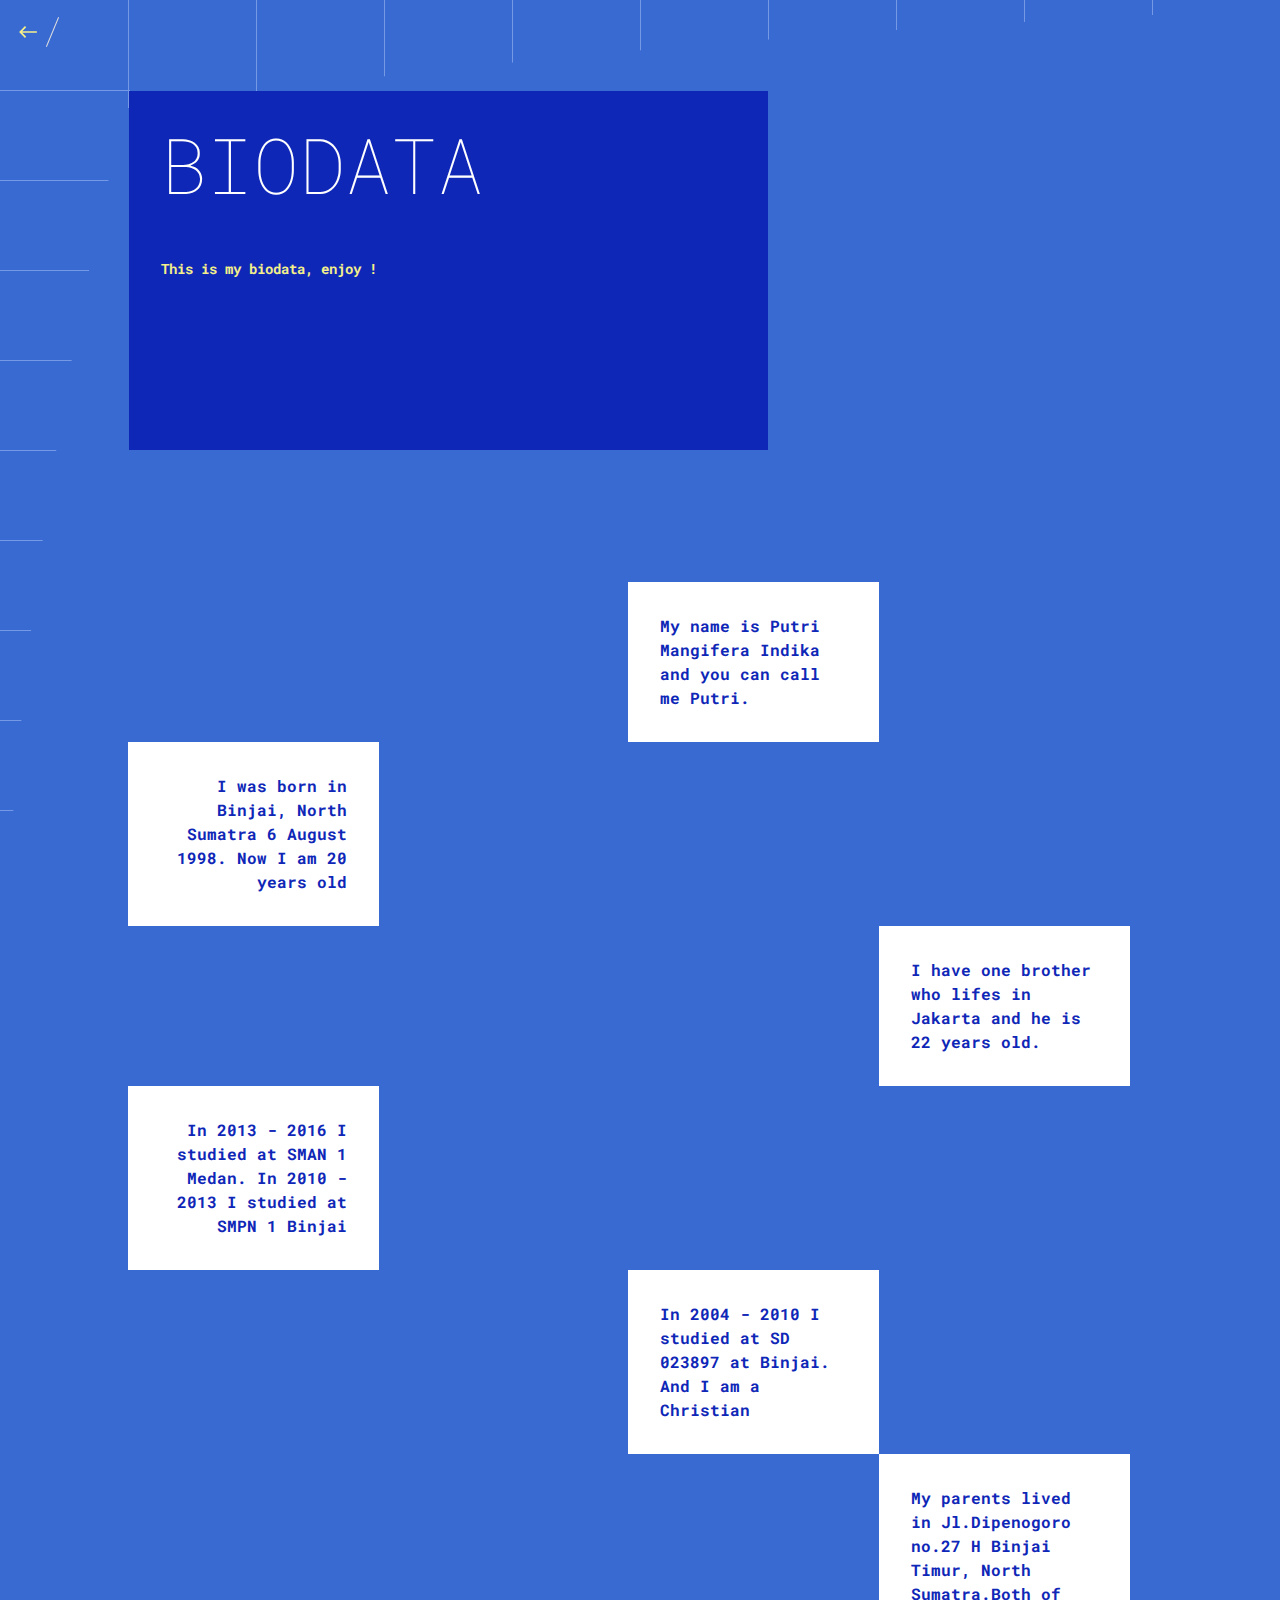
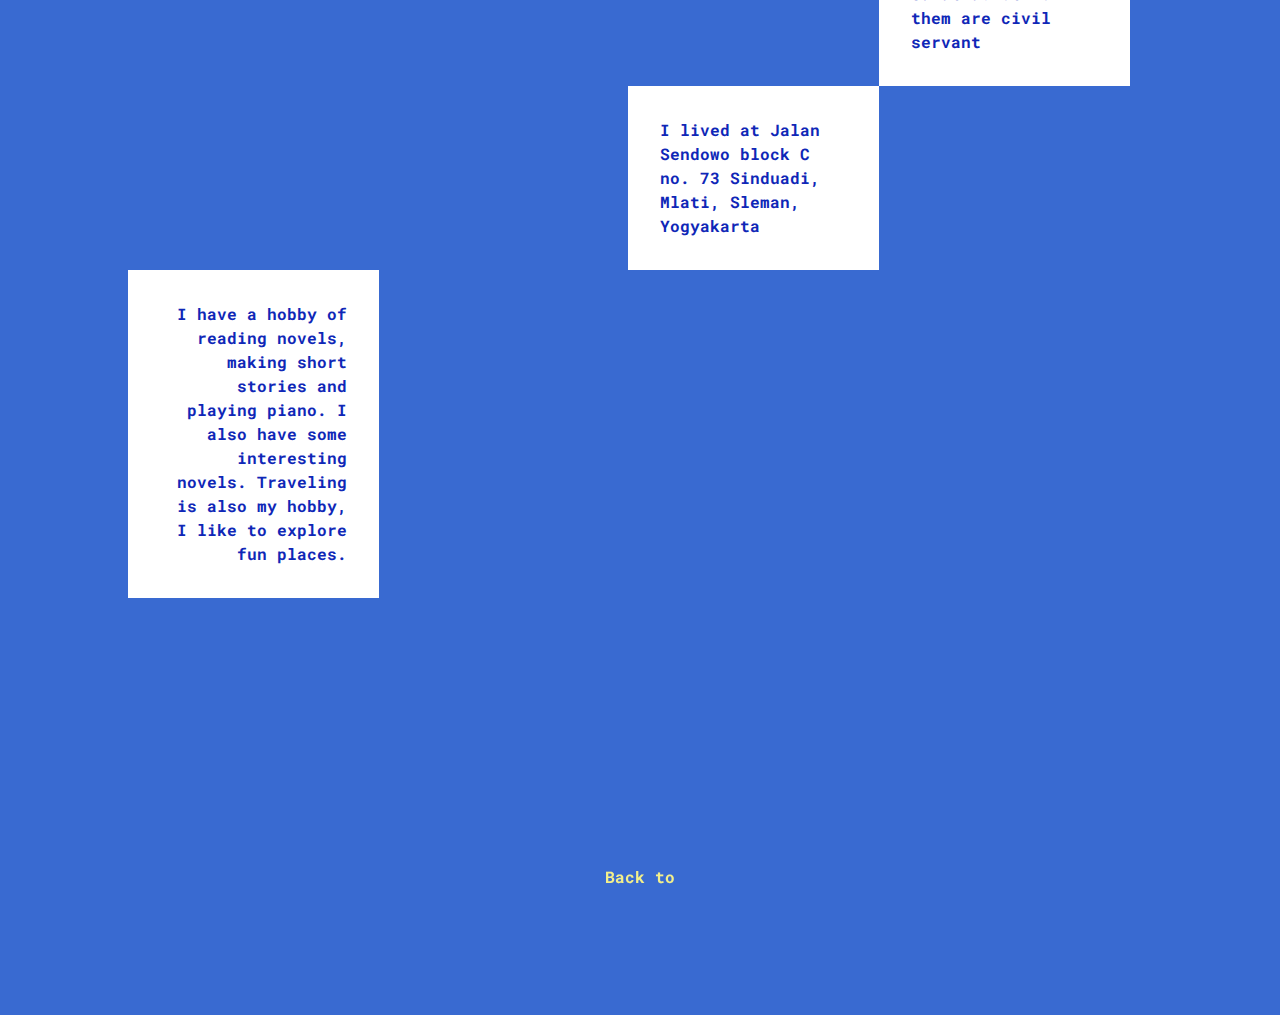
<file: index2.html>
<!DOCTYPE html>
<html lang="en" class="no-js">
	<head>
		<meta charset="UTF-8" />
		<meta http-equiv="X-UA-Compatible" content="IE=edge">
		<meta name="viewport" content="width=device-width, initial-scale=1">
		<title>Halaman Profile</title>
		<meta name="description" content="" />
		<meta name="keywords" content="" />
		<meta name="author" content="Codrops" />
		<link rel="shortcut icon" href="favicon.ico">
		<link rel="stylesheet" type="text/css" href="css/normalize.css" />
		<link rel="stylesheet" type="text/css" href="css/demo.css" />
		<link rel="stylesheet" type="text/css" href="css/decolines.css" />
		<link href="https://fonts.googleapis.com/css?family=Roboto+Mono:100,300" rel="stylesheet">
		<!--[if IE]>
  		<script src="http://html5shiv.googlecode.com/svn/trunk/html5.js"></script>
		<![endif]--><script>document.documentElement.className = 'js';</script>
	</head>
	<body class="demo-2">
		<svg class="hidden">
			<defs>
				<symbol id="icon-arrow" viewBox="0 0 24 24">
					<title>arrow</title>
					<polygon points="6.3,12.8 20.9,12.8 20.9,11.2 6.3,11.2 10.2,7.2 9,6 3.1,12 9,18 10.2,16.8 "/>
				</symbol>
				<symbol id="icon-drop" viewBox="0 0 24 24">
					<title>drop</title>
					<path d="M12,21c-3.6,0-6.6-3-6.6-6.6C5.4,11,10.8,4,11.4,3.2C11.6,3.1,11.8,3,12,3s0.4,0.1,0.6,0.3c0.6,0.8,6.1,7.8,6.1,11.2C18.6,18.1,15.6,21,12,21zM12,4.8c-1.8,2.4-5.2,7.4-5.2,9.6c0,2.9,2.3,5.2,5.2,5.2s5.2-2.3,5.2-5.2C17.2,12.2,13.8,7.3,12,4.8z"/><path d="M12,18.2c-0.4,0-0.7-0.3-0.7-0.7s0.3-0.7,0.7-0.7c1.3,0,2.4-1.1,2.4-2.4c0-0.4,0.3-0.7,0.7-0.7c0.4,0,0.7,0.3,0.7,0.7C15.8,16.5,14.1,18.2,12,18.2z"/>
				</symbol>
			</defs>
		</svg>
		<main>
			<header class="codrops-header">
				<div class="codrops-links">
					<a class="codrops-icon codrops-icon--prev" href="index.html" title="Back"><svg class="icon icon--arrow"><use xlink:href="#icon-arrow"></use></svg></a>
					<a class="codrops-icon codrops-icon--drop" href="http://tympanus.net/codrops/?p=28304" title="Back to the article"><svg class="icon icon--drop">
				</div>
				<h1 class="codrops-header__title">Biodata</h1>
			
				<p class="sponsor">This is my biodata, enjoy !</p>
			</header>
			<section class="content content--grid">
				<p>My name is Putri Mangifera Indika and you can call me Putri.</p>
				<p>I was born in Binjai, North Sumatra 6 August 1998. Now I am 20 years old</p>
				<p>I have one brother who lifes in Jakarta and he is 22 years old.</p>
				<p>In 2013 - 2016 I studied at SMAN 1 Medan.
				   In 2010 - 2013 I studied at SMPN 1 Binjai</p>
				<p>In 2004 - 2010 I studied at SD 023897 at Binjai. And I am a Christian</p>
				<p>My parents lived in Jl.Dipenogoro no.27 H Binjai Timur, North Sumatra.Both of them are civil servant</p>
				<p>I lived at Jalan Sendowo block C no. 73 Sinduadi, Mlati, Sleman, Yogyakarta</p>
				<p>I have a hobby of reading novels, making short stories and playing piano. I also have some interesting novels. Traveling is also my hobby, I like to explore fun places.</p>
			</section>
			<!-- Related demos -->
			<section class="content content--related">
				<a href="index.html">Back to</a>
			</section>
		</main>
		<script src="js/anime.min.js"></script>
		<script src="js/main.js"></script>
		<script>
		(function() {
			var lineMaker = new LineMaker({
					position: 'fixed',
					lines: [
						{top: 0, left: '10vw', width: 1, height: '100%', color: '#7599E4', hidden: true, animation: { duration: 1000, easing: 'easeInOutSine', delay: 0, direction: 'TopBottom' }},
						{top: 0, left: '20vw', width: 1, height: '100%', color: '#7599E4', hidden: true, animation: { duration: 1000, easing: 'easeInOutSine', delay: 20, direction: 'TopBottom' }},
						{top: 0, left: '30vw', width: 1, height: '100%', color: '#7599E4', hidden: true, animation: { duration: 1000, easing: 'easeInOutSine', delay: 40, direction: 'TopBottom' }},
						{top: 0, left: '40vw', width: 1, height: '100%', color: '#7599E4', hidden: true, animation: { duration: 1000, easing: 'easeInOutSine', delay: 60, direction: 'TopBottom' }},
						{top: 0, left: '50vw', width: 1, height: '100%', color: '#7599E4', hidden: true, animation: { duration: 1000, easing: 'easeInOutSine', delay: 80, direction: 'TopBottom' }},
						{top: 0, left: '60vw', width: 1, height: '100%', color: '#7599E4', hidden: true, animation: { duration: 1000, easing: 'easeInOutSine', delay: 100, direction: 'TopBottom' }},
						{top: 0, left: '70vw', width: 1, height: '100%', color: '#7599E4', hidden: true, animation: { duration: 1000, easing: 'easeInOutSine', delay: 120, direction: 'TopBottom' }},
						{top: 0, left: '80vw', width: 1, height: '100%', color: '#7599E4', hidden: true, animation: { duration: 1000, easing: 'easeInOutSine', delay: 140, direction: 'TopBottom' }},
						{top: 0, left: '90vw', width: 1, height: '100%', color: '#7599E4', hidden: true, animation: { duration: 1000, easing: 'easeInOutSine', delay: 160, direction: 'TopBottom' }},
						{top: '10vh', left: 0, width: '100%', height: 1, color: '#7599E4', hidden: true, animation: { duration: 1000, easing: 'easeInOutSine', delay: 20, direction: 'LeftRight' }},
						{top: '20vh', left: 0, width: '100%', height: 1, color: '#7599E4', hidden: true, animation: { duration: 1000, easing: 'easeInOutSine', delay: 40, direction: 'LeftRight' }},
						{top: '30vh', left: 0, width: '100%', height: 1, color: '#7599E4', hidden: true, animation: { duration: 1000, easing: 'easeInOutSine', delay: 60, direction: 'LeftRight' }},
						{top: '40vh', left: 0, width: '100%', height: 1, color: '#7599E4', hidden: true, animation: { duration: 1000, easing: 'easeInOutSine', delay: 80, direction: 'LeftRight' }},
						{top: '50vh', left: 0, width: '100%', height: 1, color: '#7599E4', hidden: true, animation: { duration: 1000, easing: 'easeInOutSine', delay: 100, direction: 'LeftRight' }},
						{top: '60vh', left: 0, width: '100%', height: 1, color: '#7599E4', hidden: true, animation: { duration: 1000, easing: 'easeInOutSine', delay: 120, direction: 'LeftRight' }},
						{top: '70vh', left: 0, width: '100%', height: 1, color: '#7599E4', hidden: true, animation: { duration: 1000, easing: 'easeInOutSine', delay: 140, direction: 'LeftRight' }},
						{top: '80vh', left: 0, width: '100%', height: 1, color: '#7599E4', hidden: true, animation: { duration: 1000, easing: 'easeInOutSine', delay: 160, direction: 'LeftRight' }},
						{top: '90vh', left: 0, width: '100%', height: 1, color: '#7599E4', hidden: true, animation: { duration: 1000, easing: 'easeInOutSine', delay: 180, direction: 'LeftRight' }}
					]
			});
			
			setTimeout(function() {
				lineMaker.animateLinesIn();
			}, 500);
		})();
		</script>
	</body>
</html>
</file>
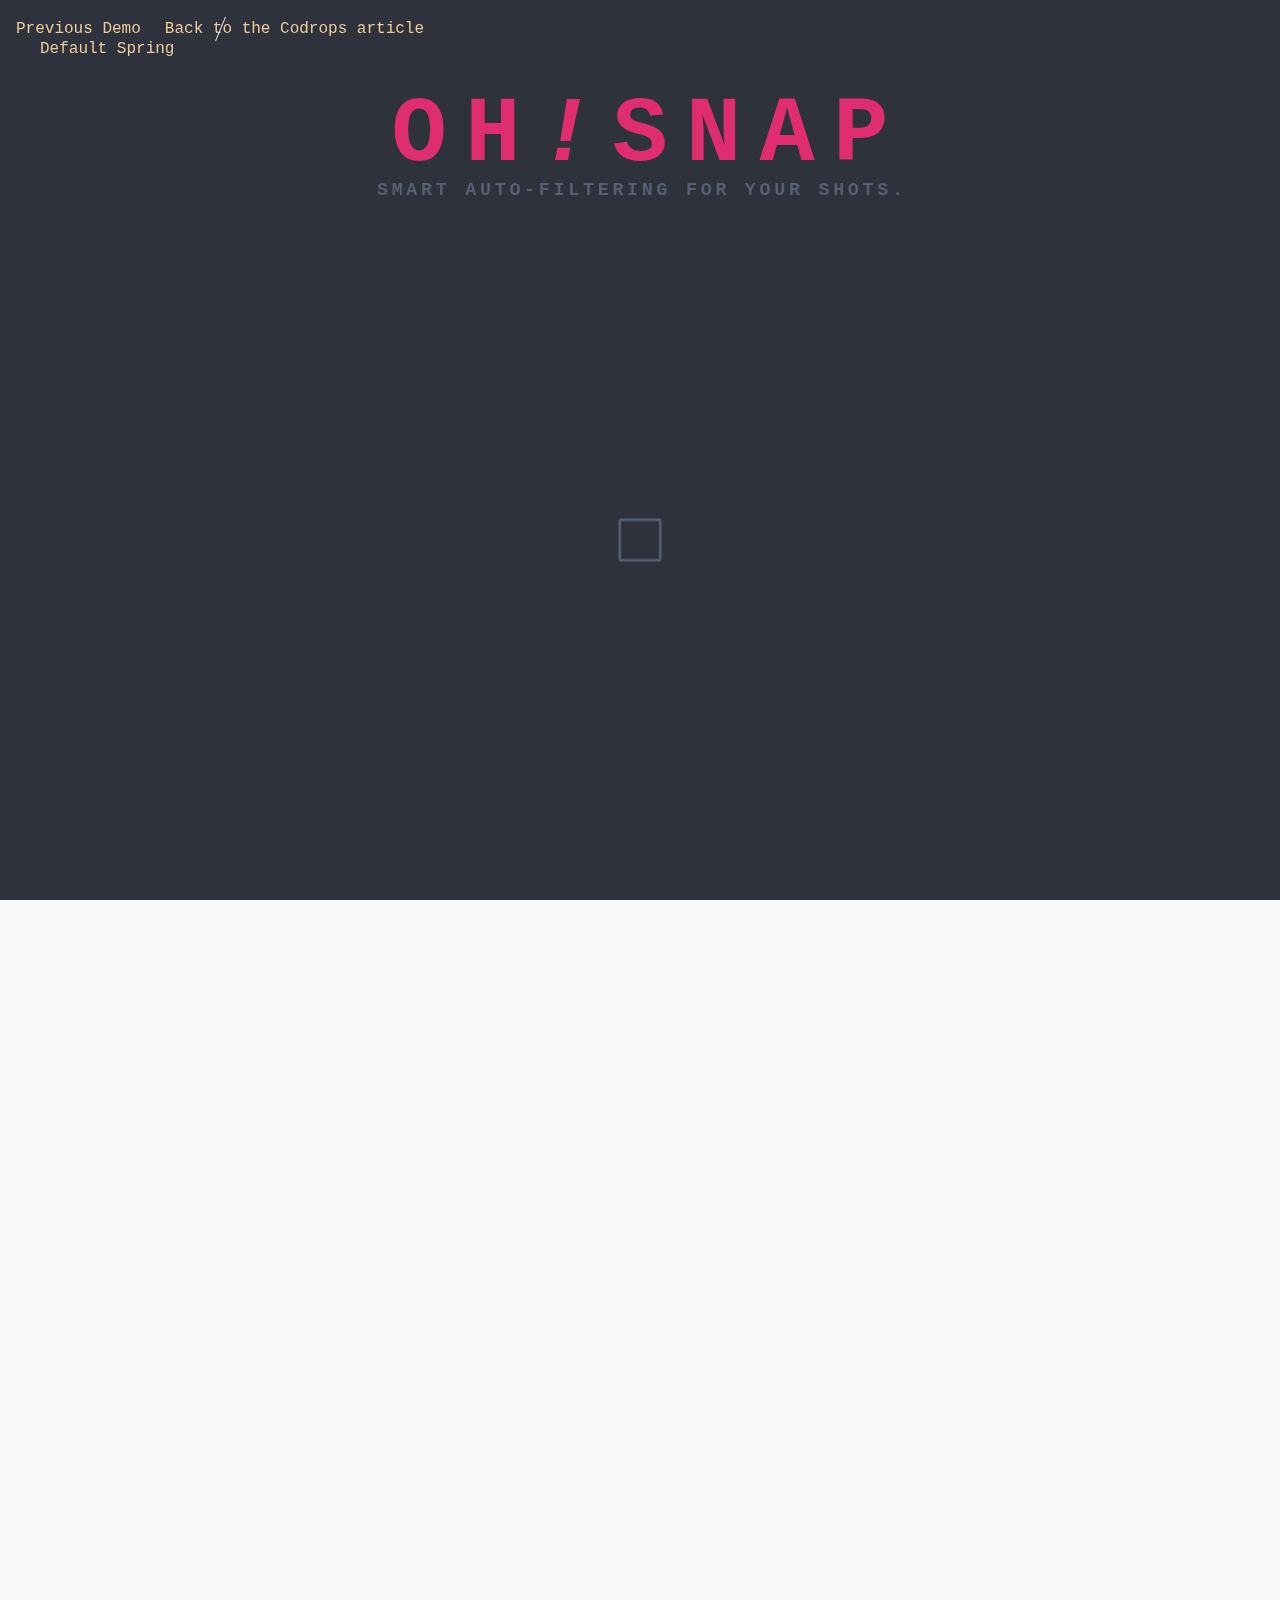
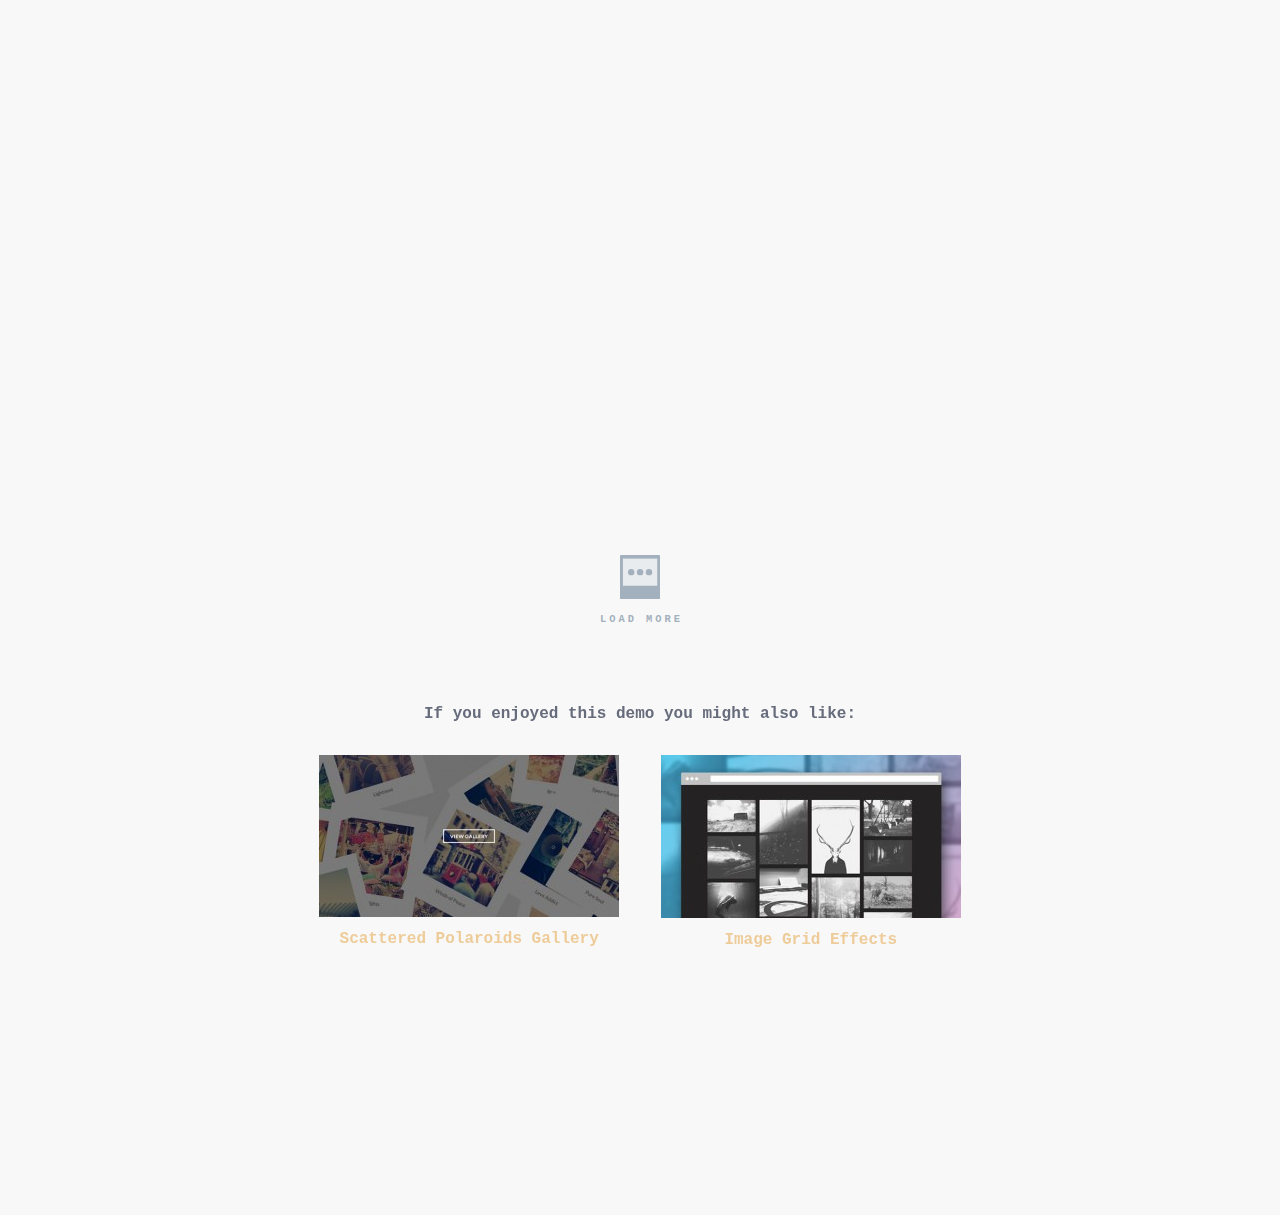
<file: index3.html>
<!DOCTYPE html>
<html lang="en" class="no-js">
	<head>
		<meta charset="UTF-8" />
		<meta http-equiv="X-UA-Compatible" content="IE=edge">
		<meta name="viewport" content="width=device-width, initial-scale=1">
		<title>Polaroid Stack to Grid Intro Animation | Demo: Default | Codrops</title>
		<meta name="description" content="Demo of the tutorial on how to re-create a similar effect of the takeitapp.co website." />
		<meta name="keywords" content="responsive, grid, polaroid, animation, intro, web design, tutorial, responsive images, srcset" />
		<meta name="author" content="Codrops" />
		<link rel="shortcut icon" href="favicon.ico">
		<link href='https://fonts.googleapis.com/css?family=Caveat:400,700' rel='stylesheet' type='text/css'>
		<link rel="stylesheet" type="text/css" href="css/normalize.css" />
		<link rel="stylesheet" type="text/css" href="css/square-loader.min.css" />
		<link rel="stylesheet" type="text/css" href="css/demo.css" />
		<link rel="stylesheet" type="text/css" href="css/component.css" />
		<!--[if IE]>
			<script src="http://html5shiv.googlecode.com/svn/trunk/html5.js"></script>
		<![endif]-->
		<script>
			document.documentElement.className = 'js';
		</script>
	</head>
	<body>
		<div class="view">
			<header class="header">
				<div class="codrops-links">
					<a class="codrops-icon codrops-icon--prev" href="http://tympanus.net/Development/ElasticCircleSlideshow/" title="Previous Demo"><span>Previous Demo</span></a>
					<a class="codrops-icon codrops-icon--drop" href="http://tympanus.net/codrops/?p=26096" title="Back to the article"><span>Back to the Codrops article</span></a>
				</div>
				<nav class="demos">
					<a class="demos__item demos__item--current" href="index.html">Default</a>
					<a class="demos__item" href="index2.html">Spring</a>
				</nav>
			</header>
			<section class="page page--mover">
				<div class="la-square-loader"><div></div></div>
			</section>
			<div class="title-wrap">
				<h1 class="title title--main">OH<em>!</em>SNAP</h1>
				<p class="title title--sub">Smart Auto-Filtering for your shots.</p>
			</div>
			<section class="page page--static">
				<div class="page__title">
					<h2 class="page__title-main">Polaroid Stack to Grid Intro Animation</h2>
					<p class="page__title-sub">Recreating the effect seen on the <a href="http://www.takeitapp.co/en">takeit</a> website</p>
				</div>
				<ul class="grid">
					<li class="grid__item">
						<a class="grid__link" href="#">
							<img class="grid__img" src="img/photos/1.jpg" alt="Some image" />
							<h3 class="grid__item-title">Natural saturation effects</h3>
						</a>
					</li>
					<li class="grid__item">
						<a class="grid__link" href="#">
							<img class="grid__img" src="img/photos/2.jpg" alt="Some image" />
							<h3 class="grid__item-title">Auto-color and light</h3>
						</a>
					</li>
					<li class="grid__item">
						<a class="grid__link" href="#">
							<img class="grid__img" src="img/photos/3.jpg" alt="Some image" />
							<h3 class="grid__item-title">That special blur</h3>
						</a>
					</li>
					<li class="grid__item">
						<a class="grid__link" href="#">
							<img class="grid__img" src="img/photos/4.jpg" alt="Some image" />
							<h3 class="grid__item-title">Drama where you need it</h3>
						</a>
					</li>
					<li class="grid__item">
						<a class="grid__link" href="#">
							<img class="grid__img" src="img/photos/5.jpg" alt="Some image" />
							<h3 class="grid__item-title">Realistic depth</h3>
						</a>
					</li>
					<li class="grid__item">
						<a class="grid__link" href="#">
							<img class="grid__img" src="img/photos/6.jpg" alt="Some image" />
							<h3 class="grid__item-title">The common, but special</h3>
						</a>
					</li>
					<li class="grid__item">
						<a class="grid__link" href="#">
							<img class="grid__img" src="img/photos/7.jpg" alt="Some image" />
							<h3 class="grid__item-title">Natural saturation effects</h3>
						</a>
					</li>
					<li class="grid__item">
						<a class="grid__link" href="#">
							<img class="grid__img" src="img/photos/8.jpg" alt="Some image" />
							<h3 class="grid__item-title">That special blur</h3>
						</a>
					</li>
					<li class="grid__item">
						<a class="grid__link" href="#">
							<img class="grid__img" src="img/photos/9.jpg" alt="Some image" />
							<h3 class="grid__item-title">Auto-color and light</h3>
						</a>
					</li>
					<li class="grid__item">
						<a class="grid__link" href="#">
							<img class="grid__img" src="img/photos/1.jpg" alt="Some image" />
							<h3 class="grid__item-title">Natural saturation effects</h3>
						</a>
					</li>
					<li class="grid__item">
						<a class="grid__link" href="#">
							<img class="grid__img" src="img/photos/2.jpg" alt="Some image" />
							<h3 class="grid__item-title">Auto-color and light</h3>
						</a>
					</li>
					<li class="grid__item">
						<a class="grid__link" href="#">
							<img class="grid__img" src="img/photos/3.jpg" alt="Some image" />
							<h3 class="grid__item-title">That special blur</h3>
						</a>
					</li>
				</ul>
				<button class="button button--load" aria-label="Load more images">
					<svg class="polaroid" width="100%" height="100%" viewBox="0 0 220 243" preserveAspectRatio="xMidYMid meet">
						<rect class="polaroid__base" x="0" y="0" width="220" height="243" rx="5"></rect>
						<rect class="polaroid__inner" x="16" y="20" width="189" height="149"></rect>
						<g class="polaroid__loader">
							<circle cx="61.5" cy="94.5" r="17.5"></circle>
							<circle cx="110.5" cy="94.5" r="17.5"></circle>
							<circle cx="159.5" cy="94.5" r="17.5"></circle>
						</g>
					</svg>
					<span class="button__text">Load more</span>
				</button>
			</section>
			<div class="device">
				<div class="device__screen"></div>
			</div>
			<button id="showgrid" class="button button--view" aria-label="Show me more">
				<svg width="100%" height="100%" viewBox="0 0 310 177" preserveAspectRatio="xMidYMid meet">
					<path fill="#FFFFFF" d="M159.875,174.481L306.945,27.41c2.93-2.929,2.93-7.678,0-10.606L292.803,2.661c-1.406-1.407-3.314-2.197-5.303-2.197c-1.989,0-3.896,0.79-5.303,2.197L154.572,130.287L26.946,2.661c-1.406-1.407-3.314-2.197-5.303-2.197c-1.989,0-3.897,0.79-5.303,2.197L2.197,16.804C0.733,18.269,0,20.188,0,22.107s0.732,3.839,2.197,5.303l147.071,147.071C152.197,177.411,156.945,177.411,159.875,174.481L159.875,174.481z" />
				</svg>
			</button>
			<!-- Related demos -->
			<section class="content content--related">
				<p>If you enjoyed this demo you might also like:</p>
				<a class="media-item" href="http://tympanus.net/Development/ScatteredPolaroidsGallery/">
					<img class="media-item__img" src="img/related/ScatteredPolaroidGallery.jpg">
					<h3 class="media-item__title">Scattered Polaroids Gallery</h3>
				</a>
				<a class="media-item" href="http://tympanus.net/Development/ImageGridEffects/">
					<img class="media-item__img" src="img/related/ImageGridEffects.jpg">
					<h3 class="media-item__title">Image Grid Effects</h3>
				</a>
			</section>
		</div><!-- /view -->
		<script src="js/classie.js"></script>
		<script src="js/dynamics.min.js"></script>
		<script src="js/imagesloaded.pkgd.min.js"></script>
		<script src="js/main.js"></script>
	</body>
</html>
</file>
<file: css/demo.css>
*, *::after, *::before { -webkit-box-sizing: border-box; box-sizing: border-box; }

body {
	font-family: 'Roboto Mono', monospace;
	color: #666c7b;
	-webkit-font-smoothing: antialiased;
	-moz-osx-font-smoothing: grayscale;
	background: #f8f8f8;
	font-weight: 400;
	overflow: auto;
}

.demo-1 main {
	position: relative;
	z-index: 1;
	overflow: auto;
}

.demo-4 main {
	-webkit-animation: fadeAllIn 2s;
	animation: fadeAllIn 2s;
}

@-webkit-keyframes fadeAllIn {
	0%, 50% { opacity: 0; -webkit-transform: translate3d(-10px,0,0); transform: translate3d(-10px,0,0); }
	100% { opacity: 1; -webkit-transform: translate3d(0,0,0); transform: translate3d(0,0,0); }
}

@keyframes fadeAllIn {
	0%, 50% { opacity: 0; -webkit-transform: translate3d(-10px,0,0); transform: translate3d(-10px,0,0); }
	100% { opacity: 1; -webkit-transform: translate3d(0,0,0); transform: translate3d(0,0,0); }
}

a {
	outline: none;
	color: #eecc99;
	text-decoration: none;
}

a:hover, a:focus { color: #666c7b; }

/* Individual demo styles */
.demo-2 {
	background: #396ad1;
	color: #fff;
}

.demo-2 a {	color: #f3ef8b; }
.demo-2 a:hover, .demo-2 a:focus { color: #fff; }

.demo-3 {
	background: #e8e8ec;
	color: #333;
	height: 100vh;
	font-family: 'Roboto Condensed', sans-serif;
}

.demo-3::after {
	content: '';
	pointer-events: none;
	position: absolute;
	top: 0;
	left: 0;
	width: 100%;
	height: 100%;
	border: 20px solid #fff;
}

.demo-3 a { color: #9e9e9e; }
.demo-3 a:hover, .demo-3 a:focus { color: #333; }

.demo-4 {
	background: #F5F5F5;
	color: #737373;
	position: relative;
	font-family: 'Playfair Display', serif;
}

.demo-4 a { color: #47a53d; }
.demo-4 a:hover, .demo-4 a:focus { color: #333; }

.demo-5 {
	background: #78e5ae;
	color: #30664b;
	position: relative;
	font-family: 'Roboto Condensed', sans-serif;
}

.demo-5 a { color: #fff; }
.demo-5 a:hover, .demo-5 a:focus { color: #000; }

.demo-6 {
	background: #3f51b5;
	color: #fff;
	position: relative;
	font-family: 'Avenir Next', Avenir, 'Helvetica Neue', Helvetica, 'Segoe UI', Arial, sans-serif;
}

.demo-6 a { color: #eb585d; }
.demo-6 a:hover, .demo-5 a:focus { color: #fff; }

/* Helpers */
.hidden {
	position: absolute;
	overflow: hidden;
	width: 0;
	height: 0;
	pointer-events: none;
}

/* Buttons */
.btn {
	background: #eecc99;
	color: inherit;
	border: 0;
	margin: 0;
	display: block;
	padding: 0.5em 1.15em;
	border-radius: 0.3em;
	margin: 1em 0 0;
	font-size: 0.75em;
	font-weight: bold;
	text-transform: capitalize;
	max-width: 100%;
	white-space: nowrap;
	overflow: hidden;
	text-overflow: ellipsis;
}

.btn[disabled] {
	opacity: 0.8;
}

.btn:not([disabled]):hover {
	background: #666c7b;
	color: #fff;
}

.btn:focus {
	outline: none;
}

/* Icons */
.icon {
	display: block;
	width: 1.5em;
	height: 1.5em;
	margin: 0 auto;
	fill: currentColor;
}

/* Header */
.codrops-header {
	margin: 12vh 0 0 10%;
	padding: 2em;
	position: relative;
}

.actions {
	margin: 1em 0 0 0;
	z-index: 100;
	position: relative;
}

.demo-2 .codrops-header {
	margin: calc(10vh + 1px) 0 0 calc(10% + 1px);
	padding: 2em;
	width: calc(50vw - 1px);
	min-height: calc(40vh - 1px);
	position: relative;
	z-index: 100;
	background: #0f27b7;
}

.demo-3 .codrops-header,
.demo-6 .codrops-header  {
	text-align: center;
	position: absolute;
	width: calc(80vw - 5px);
	top: 15vh;
	left: 10vw;
	height: calc(70vh - 5px);
	margin: 5px 0 0 5px;
	display: -webkit-flex;
	display: -ms-flexbox;
	display: flex;
	-webkit-flex-direction: column;
	-ms-flex-direction: column;
	flex-direction: column;
	-webkit-align-items: center;
	-ms-flex-align: center;
	align-items: center;
	-webkit-justify-content: center;
	-ms-flex-pack: center;
	justify-content: center;
	-webkit-transform: translate3d(0,100px,0);
	transform: translate3d(0,100px,0);
	-webkit-animation: fadeIn 2s ease-out forwards;
	animation: fadeIn 2s ease-out forwards;
}

@-webkit-keyframes fadeIn {
	0%, 40% { opacity: 0; }
	85%, 100% { opacity: 1; -webkit-transform: translate3d(0,0,0); transform: translate3d(0,0,0); }
}

@keyframes fadeIn {
	0%, 40% { opacity: 0; }
	85%, 100% { opacity: 1; -webkit-transform: translate3d(0,0,0); transform: translate3d(0,0,0); }
}

.demo-4 .codrops-header {
	margin: 0;
	padding: 0 0 0 2em;
	z-index: 100;
}

.codrops-header__title {
	margin: 0;
	padding: 0 0 0.15em 0;
	font-size: 9vw;
	text-transform: uppercase;
	line-height: 1;
	font-weight: normal;
}

.demo-1 .codrops-header__title {
	font-family: 'Bungee Inline', sans-serif;
	color: #eecc99;
	display: inline-block;
	text-indent: -0.05em;
}

.demo-2 .codrops-header__title {
	font-family: inherit;
	color: #fff;
	font-size: 6vw;
	font-weight: 100;
	margin-bottom: 5vh;
}

.demo-2 .sponsor {
	font-weight: bold;
	margin: 2em 0 0;
	font-size: 0.85em;
}

.demo-3 .codrops-header__title {
	font-family: 'Kaushan Script', cusrive;
	text-transform: none;
	font-size: 14vw;
	color: #000;
	margin: 0;
	padding: 0 0 0.35em;
}

.demo-3 .sponsor {
	color: #727272;
}

.demo-4 .codrops-header__title {
	font-size: 2.5em;
	font-weight: bold;
}

.demo-4 .codrops-header__title span {
	font-style: italic;
	font-weight: 400;
	text-transform: none;
	font-size: 0.75em;
	display: block;
}

.demo-4 .sponsor {
	margin: 3em 0 0;
	font-weight: bold;
}

.demo-5 .codrops-header__title {
	font-size: 14vw;
	text-indent: -0.075em;
	font-weight: bold;
	line-height: 0.8;
	padding: 0;
	font-family: 'Teko', sans-serif;
	color: #fff;
}

.demo-6 .codrops-header__title {
	font-family: 'Ultra', serif;
	text-transform: none;
	font-size: 10vw;
	margin: 0.15em 0 0 0;
	text-shadow: 8px 13px 0px #F85659;
}

.demo-6 .sponsor {
	font-weight: bold;
	font-size: 0.85em;
}

.codrops-header__tagline {
	padding: 0;
	margin: 0;
	font-weight: bold;
	font-size: 1.25em;
	line-height: 1.5;
}

.demo-2 .codrops-header__tagline {
	font-size: 1em;
}

/* Top Navigation Style */
.codrops-links {
	display: inline-flex;
	text-align: center;
	white-space: nowrap;
	margin: 1em;
	position: fixed;
	top: 0;
	left: 0;
}

.demo-3 .codrops-links,
.demo-6 .codrops-links {
	position: relative;
}

.demo-4 .codrops-links {
	position: relative;
	margin: 2em 0;
}

.codrops-links::after {
	position: absolute;
	top: 0%;
	left: 50%;
	width: 1px;
	height: 100%;
	background: #ddd;
	content: '';
	-webkit-transform: rotate(22.5deg);
	transform: rotate(22.5deg);
}

.codrops-icon {
	display: block;
	padding: 0.25em 1.5em 0.25em 0;
}

.codrops-icon:last-child {
	padding-right: 0;
}

/* Demo links */
.codrops-demos {
	margin: 1em 0 0 0;
}

.demo-5 .codrops-demos {
	margin: 0;
}

.codrops-demos a {
	display: inline-block;
	margin: 0 1em 0 0;
	font-weight: bold;
	font-size: 0.85em;
}

.demo-3 .codrops-demos a {
	text-transform: uppercase;
	letter-spacing: 1px;
	font-size: 0.85em;
	font-weight: normal;
}

.demo-4 .codrops-demos a {
	font-size: 1em;
	font-weight: normal;
	font-style: italic;
	margin: 1em 1em 0.5em 0;
}

.codrops-demos a.current-demo {
	color: #666c7b;
}

.demo-2 .codrops-demos a.current-demo {
	color: #091452;
}

.demo-4 .codrops-demos a.current-demo {
	border-bottom: 1px solid;
}

.demo-5 .codrops-demos a.current-demo {
	color: #30664b;
}

.demo-6 .codrops-demos a.current-demo {
	color: #2e3a79;
}

/* Content */
.content {
	padding: 3em 0;
	position: relative;
}

.demo-2 .content {
	padding: 10vw 0;
}

.demo-4 .content--columns {
	padding: 4em 2em;
}

.demo-1 .content--grid p {
	font-weight: bold;
	margin: 0 10%;
	padding: 1em;
	line-height: 1.5;
	color: #b8b4b4;
}

.demo-2 .content--grid p {
	background: #fff;
	font-weight: bold;
	color: #0f27b7;
	min-height: 10vw;
	margin: 0 10vw;
	padding: 2em;
	line-height: 1.5;
}

.demo-5 .content--grid p {
	padding: 2em;
}

.demo-4 .content--columns p {
	font-size: 0.95em;
	padding: 0 1.75em 0 0;
	line-height: 1.75;
	margin: 0 0 1em;
}

/* Related demos */
.content--related {
	text-align: center;
	font-weight: bold;
	padding: 4em 0 15em;
}

.media-item {
	display: inline-block;
	padding: 1em;
	vertical-align: top;
	-webkit-transition: color 0.3s;
	transition: color 0.3s;
}

.media-item__img {
	max-width: 100%;
	box-shadow: 0 15px 10px -10px rgba(0,0,0,0);
	-webkit-transition: box-shadow 0.3s, -webkit-transform 0.3s;
	transition: box-shadow 0.3s, transform 0.3s;
}

.media-item:hover .media-item__img,
.media-item:focus .media-item__img {
	-webkit-transform: translate3d(0,-10px,0);
	transform: translate3d(0,-10px,0);
	box-shadow: 0 15px 10px -10px rgba(0,0,0,0.3);
}

.media-item__title {
	margin: 0;
	padding: 0.5em;
	font-size: 1em;
}

.dummy {
	width: 100%;
	display: -webkit-flex;
	display: -ms-flex;
	display: flex;
	-webkit-align-items: center;
	-ms-flex-align: center;
	align-items: center;
	-webkit-justify-content: space-between;
	-ms-flex-pack: space-between;
	justify-content: space-between;
	padding: 20px 20px 0 20px;
	height: 15vh;
}

.dummy__icon {
	width: calc(10vw - 20px);
	color: #b0b0b1;
}

@media screen and (min-width: 50em) {
	.demo-4 .codrops-header {
		margin: 0;
		padding: 0 0 0 2em;
		width: 50vw;
		z-index: 100;
		position: absolute;
	}
	.demo-4 .codrops-header__title {
		margin: 0 0 6em 50vw;
		padding: 0.75em 0 0 0.35em;
		width: 25vw;
	}
	.demo-4 .codrops-links {
		position: fixed;
		margin: 2em;
	}
	.demo-4 .content--columns {
		padding: 22em 0 0 calc(50vw + 2em);
		margin: 0 0 20em;
		-webkit-column-count: 2;
		-moz-column-count: 2;
		column-count: 2;
		-webkit-column-gap: 3em;
		-moz-column-gap: 3em;
		column-gap: 3em;
	}
	.actions {
		width: 14.5vw;
		margin: 2em 0 0 19vw;
		position: absolute;
	}
	.content--grid p {
		margin: 0 0 2em;
		width: 20%;
		margin-left: 10%;
		text-align: right;
		position: relative;
	}
	.content--grid p:nth-child(odd) {
		margin-left: 50%;
		text-align: left;
	}
	.content--grid p:nth-child(3n) {
		margin-left: 70%;
		text-align: left;
	}
	.demo-5 .content--grid p:nth-child(3n) {
		padding-left: 3.5em;
	}
}

@media screen and (max-width: 50em) {
	.codrops-header {
		padding: 1em;
	}
	.demo-2 .codrops-header {
		margin-top: 5em;
		width: calc(80vw - 1px);
	}
	.demo-3::after {
		border-width: 10px;
	}
	.demo-4 .codrops-demos a {
		margin-top: 0;
	}
	.demo-5 .content--grid p {
		padding: 1em 1em 0;
		margin: 0 10%;
	}
	.dummy {
		padding: 10px 15% 0 15%;
	}
	.dummy__icon {
		width: calc(10vw - 10px);
	}
}
</file>
<file: css/decolines.css>
.decolines {
	pointer-events: none;
	position: absolute;
	width: 100%;
	height: 100%;
	top: 0;
	left: 0;
	pointer-events: none;
}

.decolines--fixed {
	position: fixed;
	width: 100vw;
	height: 100vh;
}

.decoline {
	position: absolute;
}
</file>
<file: css/component.css>
.js body {
	overflow: hidden;
}

.js body.overflow {
	overflow: auto;
}

.header {
	position: absolute;
	z-index: 1000;
	display: -webkit-flex;
	display: flex;
	-webkit-justify-content: space-between;
	justify-content: space-between;
	-webkit-align-items: flex-start;
	align-items: flex-start;
	width: 100%;
	padding: 2.5em;
	pointer-events: none;
}

/* the page (header background) that is being moved up (initial view) */
.page--mover {
	position: fixed;
	width: 100%;
	height: 100vh;
	pointer-events: none;
	background: #2d323c;
}

/* the title of the initial view */
.title-wrap {
	position: absolute;
	z-index: 101;
	width: 100%;
	margin: 10vh 0 0 0;
	text-align: center;
	pointer-events: none;
}

.title {
	line-height: 1;
	position: relative;
	text-indent: 0.2em;
	letter-spacing: 0.2em;
	text-transform: uppercase;
}

.title--main {
	font-size: 5.75em;
	margin: 0 auto;
	color: #df2d70;
}

.title--sub {
	font-size: 1.15em;
	font-weight: 700;
	display: block;
	margin: 0;
	color: #565f73;
}

@media screen and (min-width: 100em) {
	.title--main {
		font-size: 7vw;
	}

	.title--sub {
		font-size: 1.35vw;
	}
}

/* static page with grid */
.page--static {
	display: -webkit-flex;
	display: flex;
	-webkit-flex-direction: column;
	flex-direction: column;
	-webkit-align-items: center;
	align-items: center;
	max-width: 1220px;
	margin: 0 auto;
	padding: 2em 0 0;
	text-align: center;
}

.page__title {
	padding: 0 2em;
}

.page__title-main {
	font-size: 2em;
	margin: 0 auto;
	padding: 3em 0 0;
	color: #03a9f4;
}

.page__title-sub {
	font-size: 1.05em;
	margin: 0.5em 0 4em;
}

.device {
	position: fixed;
	z-index: 1000;
	bottom: 0;
	left: 50%;
	width: 45vh;
	height: 45vh;
	margin: 0 0 0 -22.5vh;
	background: url(../img/device.svg) no-repeat 50% 0%;
	background-size: 100%;
}

.device__screen {
	position: absolute;
	top: 25.5%;
	left: 8.5%;
	width: 83%;
	height: 100%;
	background: url(../img/screen.jpg) no-repeat 50% 0%;
	background-size: 100%;
}

/* Button */
.button {
	margin: 0;
	padding: 0;
	border: none;
	background: none;
}

.button--view {
	position: fixed;
	z-index: 1000;
	bottom: 1.5em;
	left: 50%;
	width: 3em;
	height: 1.75em;
	margin: 0 0 0 -1.5em;
	-webkit-animation: pointDown 0.6s 0.6s ease-in infinite alternate forwards;
	animation: pointDown 0.6s 0.6s ease-in infinite alternate forwards;
	fill: #fff;
}

@-webkit-keyframes pointDown {
	from {
		-webkit-transform: translate3d(0,-10px,0);
		transform: translate3d(0,-10px,0);
	}
	to {
		-webkit-transform: translate3d(0,0,0);
		transform: translate3d(0,0,0);
	}
}

@keyframes pointDown {
	from {
		-webkit-transform: translate3d(0,-10px,0);
		transform: translate3d(0,-10px,0);
	}
	to {
		-webkit-transform: translate3d(0,0,0);
		transform: translate3d(0,0,0);
	}
}

.button--view path {
	-webkit-transition: fill 0.3s;
	transition: fill 0.3s;
	fill: inherit;
}

.button--view:hover,
.button--view:focus {
	outline: none;
	fill: #03a9f4;
}

.button--load {
	width: 7em;
	color: #a3b0bd;
}

.button--load svg {
	width: 2.5em;
}

.button__text {
	font-size: 0.65em;
	font-weight: bold;
	display: block;
	margin: 0.85em 0 0 0;
	text-indent: 3px;
	letter-spacing: 3px;
	text-transform: uppercase;
	color: inherit;
	-webkit-transition: color 0.3s;
	transition: color 0.3s;
}

.polaroid__base,
.polaroid__loader {
	-webkit-transition: fill 0.3s;
	transition: fill 0.3s;

	fill: #a3b0bd;
}

.button--load:hover,
.button--load:focus {
	color: #03a9f4;
	outline: none;
}

.button:hover .polaroid__base,
.button:focus .polaroid__base,
.button:hover .polaroid__loader,
.button:focus .polaroid__loader {
	fill: #03a9f4;
}

.polaroid__inner {
	fill: #e9ecef;
}

.button--loading .polaroid__loader circle {
	-webkit-animation: fadeInOut 0.3s ease-in infinite alternate forwards;
	animation: fadeInOut 0.3s ease-in infinite alternate forwards;
}

.button--loading .polaroid__loader circle:nth-child(2) {
	-webkit-animation-delay: 0.1s;
	animation-delay: 0.1s;
}

.button--loading .polaroid__loader circle:nth-child(3) {
	-webkit-animation-delay: 0.2s;
	animation-delay: 0.2s;
}

@-webkit-keyframes fadeInOut {
	from {
		opacity: 0;
	}
	to {
		opacity: 1;
	}
}

@keyframes fadeInOut {
	from {
		opacity: 0;
	}
	to {
		opacity: 1;
	}
}

.button--hidden {
	pointer-events: none;
	opacity: 0;
	-webkit-transition: opacity 0.3s;
	transition: opacity 0.3s;
}

.grid {
	position: relative;
	z-index: 100;
	display: -webkit-flex;
	display: flex;
	-webkit-flex-wrap: wrap;
	flex-wrap: wrap;
	-webkit-justify-content: center;
	justify-content: center;
	max-width: 100%;
	margin: 0 auto;
	padding: 0 0 6em;
	list-style: none;
}

.grid__item {
	display: block;
	-webkit-flex: none;
	flex: none;
	width: 33.33%;
	padding: 10px;
}

.js .grid__item {
	opacity: 0;
}

.grid__item--hidden {
	opacity: 0;
}

.grid__link {
	display: block;
	padding: 13px 13px 0 13px;
	background: #fff;
}

.grid__img {
	display: block;
	width: 100%;
}

.grid__item-title {
	font-family: 'Caveat', cursive;
	line-height: 1;
	position: relative;
	overflow: hidden;
	margin: 0;
	padding: 1em 0.5em;
	text-align: left;
	white-space: nowrap;
	text-overflow: ellipsis;
	color: #698b8d;
	background: #fff;
}

/* Loader (styles defined in square-loader.min.css) */
.la-square-loader {
	position: absolute;
	top: 60%;
	left: 50%;
	color: #565f73;
	opacity: 0;
	-webkit-transform: translate3d(-50%,-50%,0) scale3d(1.35,1.35,1);
	transform: translate3d(-50%,-50%,0) scale3d(1.35,1.35,1);
}

.la-square-loader > div {
	border-radius: 2px;
}

.js .la-square-loader {
	opacity: 1;
	-webkit-transition: opacity 0.3s;
	transition: opacity 0.3s;
}

.view--loaded .la-square-loader {
	opacity: 0;
}

/* Visibility/pointer events of items depending on state (loaded) */

.js .grid,
.js .device,
.js .button--view {
	opacity: 0;
}

.view--loaded .grid,
.view--loaded .device,
.view--loaded .button--view {
	opacity: 1;
}

.view--loaded .button--view {
	-webkit-transition: opacity 0.3s;
	transition: opacity 0.3s;
}

.js .page--static {
	pointer-events: none;
}

.view--grid .page--static {
	pointer-events: auto;
}

/* Media query for smaller screens */
@media screen and (max-width: 56em) {
	.header {
		padding: 1em;
	}
	.title-wrap {
		font-size: 53%;
		margin: 85px 0 0 0;
	}
	.page__title-main {
		font-size: 1.3em;
	}
	.page__title-sub {
		margin-bottom: 1em;
	}
	.grid__item {
		width: 50%;
		max-width: none;
	}
}
</file>
<file: css/square-loader.min.css>
/*!
 * Load Awesome v1.1.0 (http://github.danielcardoso.net/load-awesome/)
 * Copyright 2015 Daniel Cardoso <@DanielCardoso>
 * Licensed under MIT
 */
.la-square-loader,.la-square-loader>div{position:relative;-webkit-box-sizing:border-box;-moz-box-sizing:border-box;box-sizing:border-box}.la-square-loader{display:block;font-size:0;color:#fff}.la-square-loader.la-dark{color:#333}.la-square-loader>div{display:inline-block;float:none;background-color:currentColor;border:0 solid currentColor}.la-square-loader{width:32px;height:32px}.la-square-loader>div{width:100%;height:100%;background:transparent;border-width:2px;border-radius:0;-webkit-animation:square-loader 2s infinite ease;-moz-animation:square-loader 2s infinite ease;-o-animation:square-loader 2s infinite ease;animation:square-loader 2s infinite ease}.la-square-loader>div:after{display:inline-block;width:100%;vertical-align:top;content:"";background-color:currentColor;-webkit-animation:square-loader-inner 2s infinite ease-in;-moz-animation:square-loader-inner 2s infinite ease-in;-o-animation:square-loader-inner 2s infinite ease-in;animation:square-loader-inner 2s infinite ease-in}.la-square-loader.la-sm{width:16px;height:16px}.la-square-loader.la-sm>div{border-width:1px}.la-square-loader.la-2x{width:64px;height:64px}.la-square-loader.la-2x>div{border-width:4px}.la-square-loader.la-3x{width:96px;height:96px}.la-square-loader.la-3x>div{border-width:6px}@-webkit-keyframes square-loader{0%{-webkit-transform:rotate(0deg);transform:rotate(0deg)}25%{-webkit-transform:rotate(180deg);transform:rotate(180deg)}50%{-webkit-transform:rotate(180deg);transform:rotate(180deg)}75%{-webkit-transform:rotate(360deg);transform:rotate(360deg)}100%{-webkit-transform:rotate(360deg);transform:rotate(360deg)}}@-moz-keyframes square-loader{0%{-moz-transform:rotate(0deg);transform:rotate(0deg)}25%{-moz-transform:rotate(180deg);transform:rotate(180deg)}50%{-moz-transform:rotate(180deg);transform:rotate(180deg)}75%{-moz-transform:rotate(360deg);transform:rotate(360deg)}100%{-moz-transform:rotate(360deg);transform:rotate(360deg)}}@-o-keyframes square-loader{0%{-o-transform:rotate(0deg);transform:rotate(0deg)}25%{-o-transform:rotate(180deg);transform:rotate(180deg)}50%{-o-transform:rotate(180deg);transform:rotate(180deg)}75%{-o-transform:rotate(360deg);transform:rotate(360deg)}100%{-o-transform:rotate(360deg);transform:rotate(360deg)}}@keyframes square-loader{0%{-webkit-transform:rotate(0deg);-moz-transform:rotate(0deg);-o-transform:rotate(0deg);transform:rotate(0deg)}25%{-webkit-transform:rotate(180deg);-moz-transform:rotate(180deg);-o-transform:rotate(180deg);transform:rotate(180deg)}50%{-webkit-transform:rotate(180deg);-moz-transform:rotate(180deg);-o-transform:rotate(180deg);transform:rotate(180deg)}75%{-webkit-transform:rotate(360deg);-moz-transform:rotate(360deg);-o-transform:rotate(360deg);transform:rotate(360deg)}100%{-webkit-transform:rotate(360deg);-moz-transform:rotate(360deg);-o-transform:rotate(360deg);transform:rotate(360deg)}}@-webkit-keyframes square-loader-inner{0%{height:0}25%{height:0}50%{height:100%}75%{height:100%}100%{height:0}}@-moz-keyframes square-loader-inner{0%{height:0}25%{height:0}50%{height:100%}75%{height:100%}100%{height:0}}@-o-keyframes square-loader-inner{0%{height:0}25%{height:0}50%{height:100%}75%{height:100%}100%{height:0}}@keyframes square-loader-inner{0%{height:0}25%{height:0}50%{height:100%}75%{height:100%}100%{height:0}}
</file>
